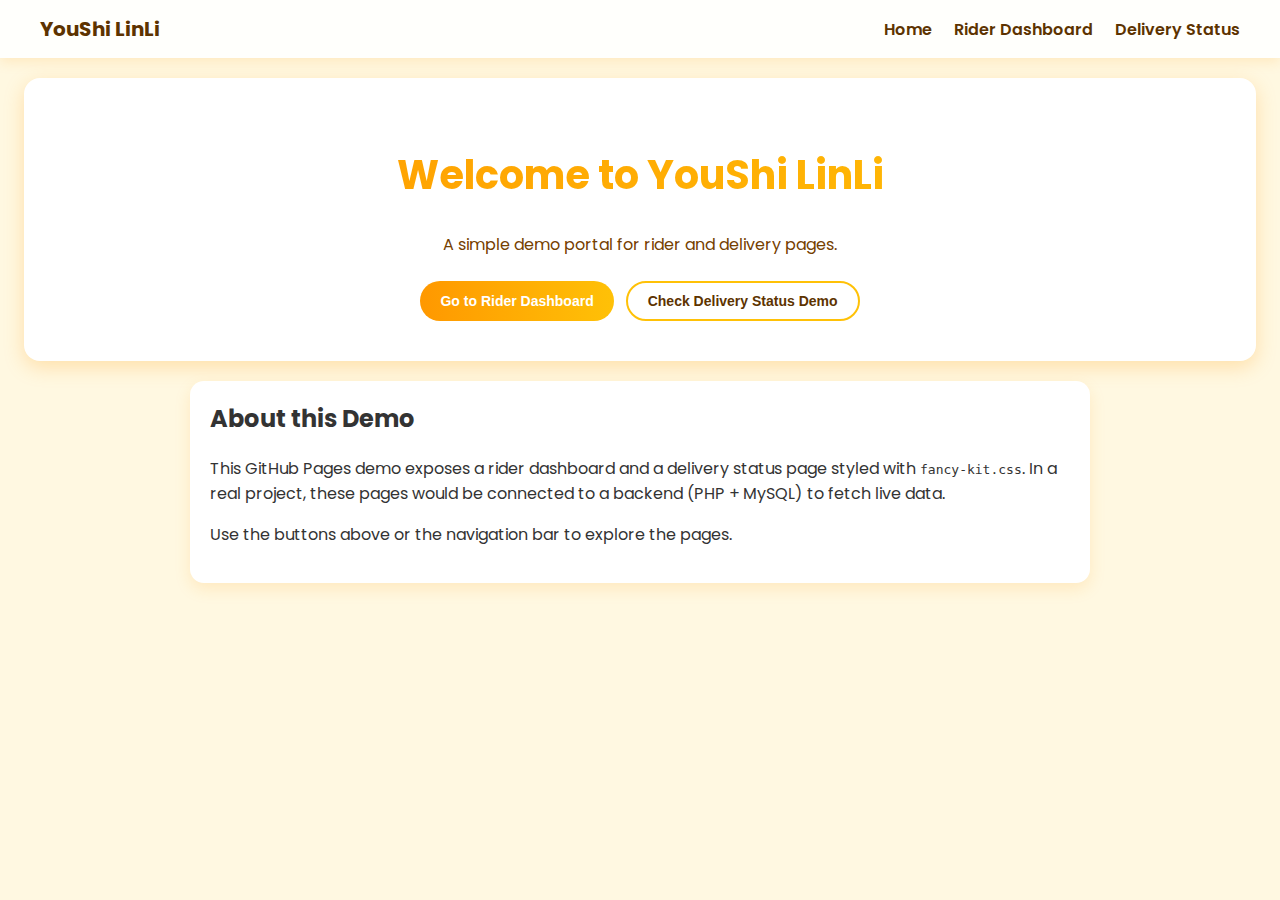
<file: docs/index.html>
<!DOCTYPE html>
<html lang="en">
<head>
    <meta charset="UTF-8" />
    <meta name="viewport" content="width=device-width, initial-scale=1.0" />
    <title>YouShi LinLi - Rider Portal</title>
    <link rel="stylesheet" href="fancy-kit.css" />
</head>
<body>
    <header class="header-classic">
        <div class="header-logo">YouShi LinLi</div>
        <nav class="nav-links">
            <a href="index.html">Home</a>
            <a href="rider_dashboard.html">Rider Dashboard</a>
            <a href="delivery_status.html">Delivery Status</a>
        </nav>
    </header>

    <section class="header-card fade">
        <h1 class="hero-title">Welcome to YouShi LinLi</h1>
        <p class="hero-subtitle">A simple demo portal for rider and delivery pages.</p>
        <div style="margin-top: 24px; display: flex; justify-content: center; gap: 12px; flex-wrap: wrap;">
            <button class="btn btn-yellow" onclick="location.href='rider_dashboard.html'">Go to Rider Dashboard</button>
            <button class="btn btn-outline" onclick="location.href='delivery_status.html'">Check Delivery Status Demo</button>
        </div>
    </section>

    <main style="width: 90%; max-width: 900px; margin: 0 auto 40px auto;">
        <div class="card fade">
            <h2 style="margin-top:0;">About this Demo</h2>
            <p>
                This GitHub Pages demo exposes a rider dashboard and a delivery status
                page styled with <code>fancy-kit.css</code>. In a real project, these
                pages would be connected to a backend (PHP + MySQL) to fetch live data.
            </p>
            <p>
                Use the buttons above or the navigation bar to explore the pages.
            </p>
        </div>
    </main>
</body>
</html>
</file>
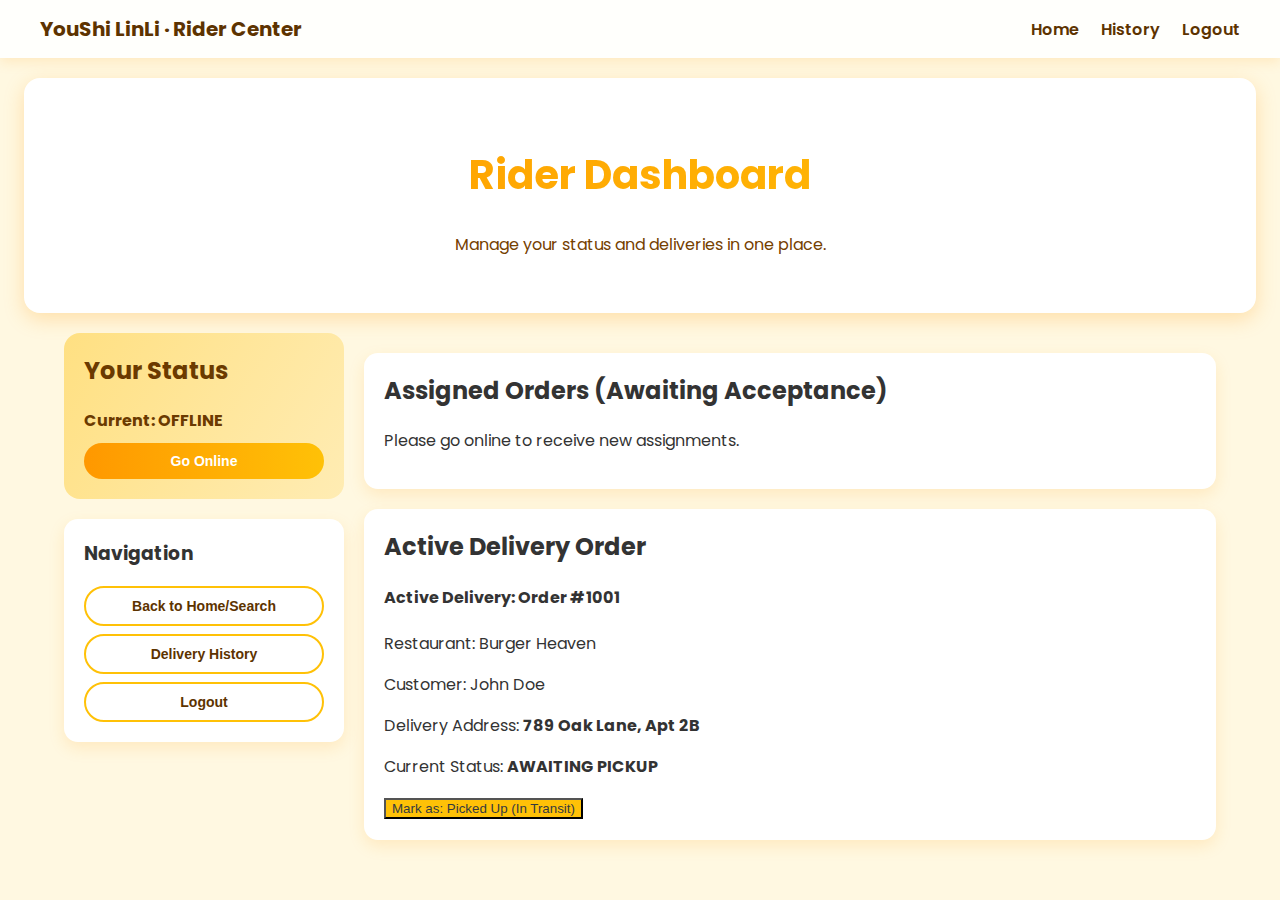
<file: project/index.html>
<!DOCTYPE html>
<html lang="en">
<head>
    <meta charset="UTF-8">
    <meta name="viewport" content="width=device-width, initial-scale=1.0">
    <title>Rider Dashboard - YouShi LinLi</title>
    <link rel="stylesheet" href="../project/fancy-kit.css">
</head>
<body>
    <header class="header-classic">
        <div class="header-logo">YouShi LinLi · Rider Center</div>
        <nav class="nav-links">
            <a href="index.html">Home</a>
            <a href="rider_history.html">History</a>
            <a href="login.html">Logout</a>
        </nav>
    </header>

    <section class="header-card fade">
        <h1 class="hero-title">Rider Dashboard</h1>
        <p class="hero-subtitle">Manage your status and deliveries in one place.</p>
    </section>

    <main style="width: 90%; margin: 0 auto; display: flex; gap: 20px; align-items: flex-start;">
        <aside style="flex: 0 0 280px;">
            <div class="card-info fade">
                <h2 style="margin-top:0;">Your Status</h2>
                <p id="rider-status-display" class="" style="margin: 10px 0; font-weight: 700;">Current: Offline</p>
                <button id="toggle-status-btn" class="btn btn-yellow" style="width: 100%;" onclick="toggleRiderStatus()">
                    Go Online
                </button>
            </div>

            <div class="card fade" style="margin-top: 20px;">
                <h3 style="margin-top:0;">Navigation</h3>
                <button class="btn btn-outline" style="width: 100%; margin-bottom: 8px;" onclick="location.href='index.html'">Back to Home/Search</button>
                <button class="btn btn-outline" style="width: 100%; margin-bottom: 8px;" onclick="location.href='rider_history.html'">Delivery History</button>
                <button class="btn btn-outline" style="width: 100%;" onclick="location.href='login.html'">Logout</button>
            </div>
        </aside>

        <section style="flex: 1 1 auto;">
            <div class="card fade">
                <h2 style="margin-top:0;">Assigned Orders (Awaiting Acceptance)</h2>
                <div id="assigned-orders-list">
                    <p>No new orders assigned.</p>
                </div>
            </div>

            <div class="card fade" style="margin-top: 10px;">
                <h2 style="margin-top:0;">Active Delivery Order</h2>
                <div id="active-delivery-order">
                    <p>You currently have no active deliveries.</p>
                </div>
            </div>
        </section>
    </main>

    <script src="scripts/rider_dashboard.js"></script>
</body>
</html>
</file>
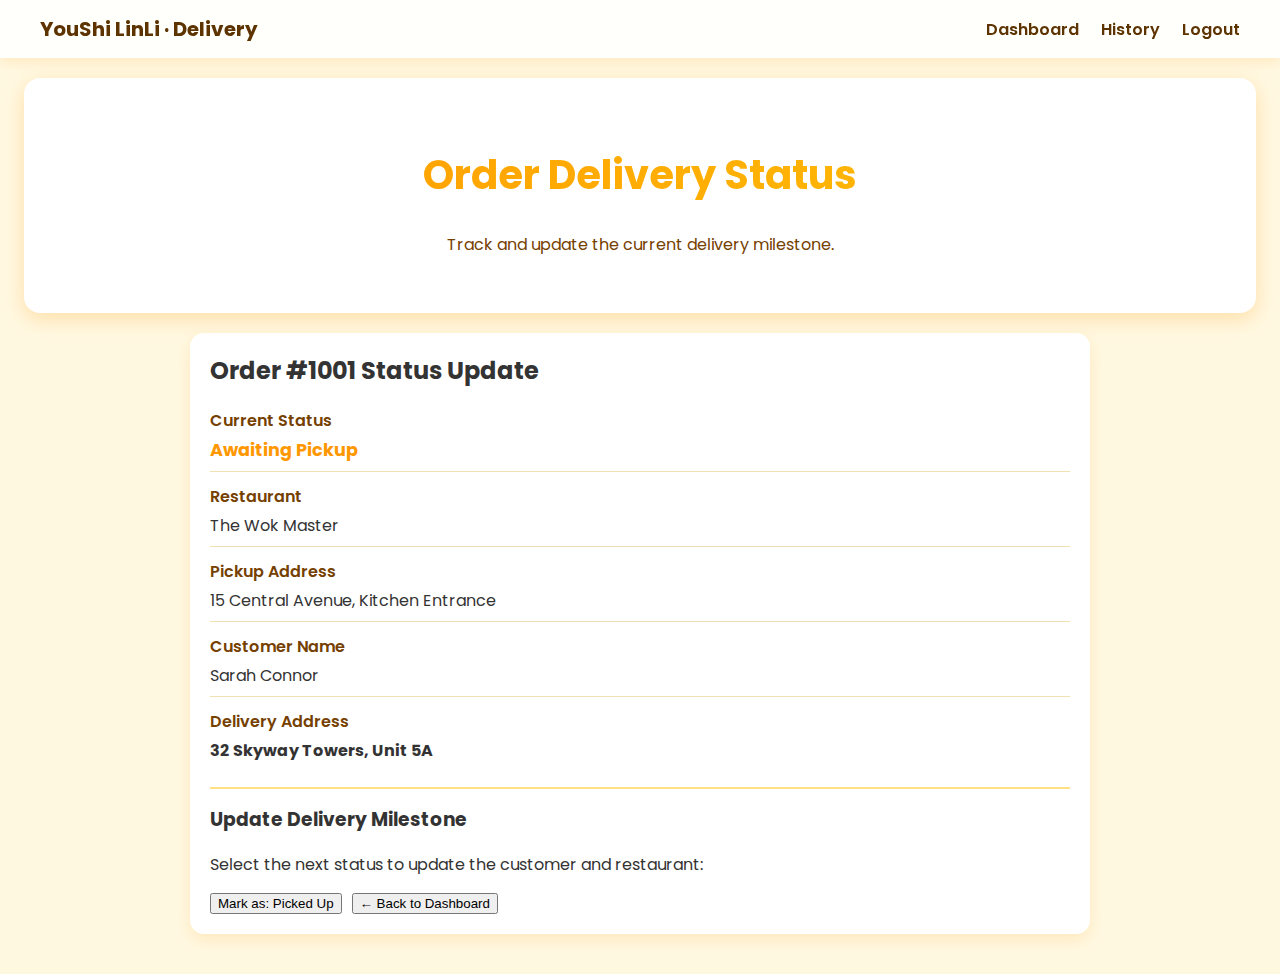
<file: docs/delivery_status.html>
<!DOCTYPE html>
<html lang="en">
<head>
    <meta charset="UTF-8">
    <meta name="viewport" content="width=device-width, initial-scale=1.0">
    <title>Delivery Status Update - Order #</title>
    <link rel="stylesheet" href="fancy-kit.css">
</head>
<body>
    <header class="header-classic">
        <div class="header-logo">YouShi LinLi · Delivery</div>
        <nav class="nav-links">
            <a href="rider_dashboard.html">Dashboard</a>
            <a href="rider_history.html">History</a>
            <a href="login.html">Logout</a>
        </nav>
    </header>

    <section class="header-card fade">
        <h1 class="hero-title">Order Delivery Status</h1>
        <p class="hero-subtitle">Track and update the current delivery milestone.</p>
    </section>

    <main style="width: 90%; max-width: 900px; margin: 0 auto 40px auto;">
        <div class="card fade">
            <h2 id="order-title" style="margin-top: 0;">Loading Order Details...</h2>

            <div id="order-details-section">
                <div class="detail-group" style="margin-bottom: 12px; padding-bottom: 8px; border-bottom: 1px solid #f0e0b2;">
                    <label style="font-weight: 600; color: #754000; display:block; margin-bottom: 4px;">Current Status</label>
                    <span id="current-status" style="font-size: 1.1em; color: #ff9800; font-weight: 700;">---</span>
                </div>
                <div class="detail-group" style="margin-bottom: 12px; padding-bottom: 8px; border-bottom: 1px solid #f0e0b2;">
                    <label style="font-weight: 600; color: #754000; display:block; margin-bottom: 4px;">Restaurant</label>
                    <span id="restaurant-name">---</span>
                </div>
                <div class="detail-group" style="margin-bottom: 12px; padding-bottom: 8px; border-bottom: 1px solid #f0e0b2;">
                    <label style="font-weight: 600; color: #754000; display:block; margin-bottom: 4px;">Pickup Address</label>
                    <span id="pickup-address">---</span>
                </div>
                <div class="detail-group" style="margin-bottom: 12px; padding-bottom: 8px; border-bottom: 1px solid #f0e0b2;">
                    <label style="font-weight: 600; color: #754000; display:block; margin-bottom: 4px;">Customer Name</label>
                    <span id="customer-name">---</span>
                </div>
                <div class="detail-group" style="margin-bottom: 4px;">
                    <label style="font-weight: 600; color: #754000; display:block; margin-bottom: 4px;">Delivery Address</label>
                    <span id="delivery-address" style="font-weight: 700;">---</span>
                </div>
            </div>

            <div class="status-update-section" style="margin-top: 24px; padding-top: 16px; border-top: 2px solid #ffe082;">
                <h3 style="margin-top:0;">Update Delivery Milestone</h3>
                <p>Select the next status to update the customer and restaurant:</p>
                <div id="status-buttons" style="display:flex; flex-wrap:wrap; gap:10px;">
                    <button class="btn btn-outline" onclick="window.location.href='rider_dashboard.html'">← Back to Dashboard</button>
                </div>
            </div>
        </div>
    </main>

    <script src="scripts/delivery_status.js"></script>
</body>
</html>
</file>
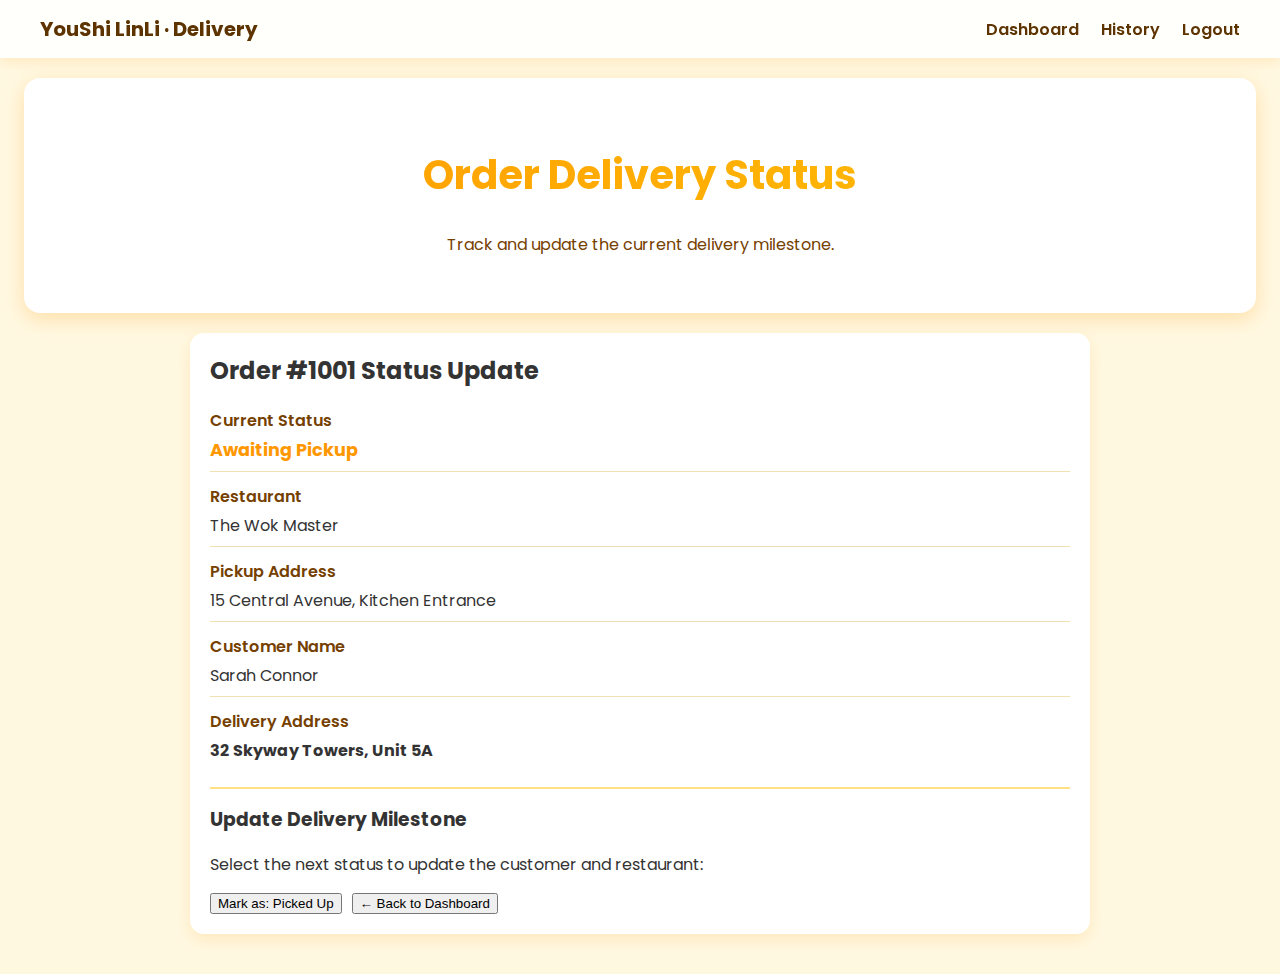
<file: project/delivery_status.html>
<!DOCTYPE html>
<html lang="en">
<head>
    <meta charset="UTF-8">
    <meta name="viewport" content="width=device-width, initial-scale=1.0">
    <title>Delivery Status Update - Order #</title>
    <link rel="stylesheet" href="../project/fancy-kit.css">
</head>
<body>
    <header class="header-classic">
        <div class="header-logo">YouShi LinLi · Delivery</div>
        <nav class="nav-links">
            <a href="rider_dashboard.html">Dashboard</a>
            <a href="rider_history.html">History</a>
            <a href="login.html">Logout</a>
        </nav>
    </header>

    <section class="header-card fade">
        <h1 class="hero-title">Order Delivery Status</h1>
        <p class="hero-subtitle">Track and update the current delivery milestone.</p>
    </section>

    <main style="width: 90%; max-width: 900px; margin: 0 auto 40px auto;">
        <div class="card fade">
            <h2 id="order-title" style="margin-top: 0;">Loading Order Details...</h2>

            <div id="order-details-section">
                <div class="detail-group" style="margin-bottom: 12px; padding-bottom: 8px; border-bottom: 1px solid #f0e0b2;">
                    <label style="font-weight: 600; color: #754000; display:block; margin-bottom: 4px;">Current Status</label>
                    <span id="current-status" style="font-size: 1.1em; color: #ff9800; font-weight: 700;">---</span>
                </div>
                <div class="detail-group" style="margin-bottom: 12px; padding-bottom: 8px; border-bottom: 1px solid #f0e0b2;">
                    <label style="font-weight: 600; color: #754000; display:block; margin-bottom: 4px;">Restaurant</label>
                    <span id="restaurant-name">---</span>
                </div>
                <div class="detail-group" style="margin-bottom: 12px; padding-bottom: 8px; border-bottom: 1px solid #f0e0b2;">
                    <label style="font-weight: 600; color: #754000; display:block; margin-bottom: 4px;">Pickup Address</label>
                    <span id="pickup-address">---</span>
                </div>
                <div class="detail-group" style="margin-bottom: 12px; padding-bottom: 8px; border-bottom: 1px solid #f0e0b2;">
                    <label style="font-weight: 600; color: #754000; display:block; margin-bottom: 4px;">Customer Name</label>
                    <span id="customer-name">---</span>
                </div>
                <div class="detail-group" style="margin-bottom: 4px;">
                    <label style="font-weight: 600; color: #754000; display:block; margin-bottom: 4px;">Delivery Address</label>
                    <span id="delivery-address" style="font-weight: 700;">---</span>
                </div>
            </div>

            <div class="status-update-section" style="margin-top: 24px; padding-top: 16px; border-top: 2px solid #ffe082;">
                <h3 style="margin-top:0;">Update Delivery Milestone</h3>
                <p>Select the next status to update the customer and restaurant:</p>
                <div id="status-buttons" style="display:flex; flex-wrap:wrap; gap:10px;">
                    <button class="btn btn-outline" onclick="window.location.href='rider_dashboard.html'">← Back to Dashboard</button>
                </div>
            </div>
        </div>
    </main>

    <script src="scripts/delivery_status.js"></script>
</body>
</html>
</file>
<file: docs/fancy-kit.css>
@import url('https://fonts.googleapis.com/css2?family=Poppins:wght@300;400;600;700&display=swap');

:root {
    --yellow: #FFC107;
    --yellow-dark: #FF9800;
    --yellow-light: #FFECB3;
    --brown-dark: #5d3300;
    --bg: #FFF8E1;
}

/* === GLOBAL STYLE === */
body {
    margin: 0;
    padding: 0;
    background: var(--bg);
    font-family: 'Poppins', sans-serif;
    color: #333;
}

/* Simple fade animation */
.fade {
    animation: fadeIn 1.2s ease;
}
@keyframes fadeIn {
    from {opacity:0; transform: translateY(10px);}
    to {opacity:1; transform: translateY(0);}
}

/* === HEADER / NAV BAR === */
.header-classic {
    background: rgba(255,255,255,0.9);
    padding: 14px 40px;
    display: flex;
    justify-content: space-between;
    align-items: center;
    box-shadow: 0 4px 12px rgba(255,152,0,0.15);
    position: sticky;
    top: 0;
    z-index: 10;
}

.header-logo {
    color: var(--brown-dark);
    font-size: 20px;
    font-weight: 700;
}

.nav-links a {
    margin-left: 18px;
    color: var(--brown-dark);
    text-decoration: none;
    font-weight: 600;
}
.nav-links a:hover {
    color: var(--yellow-dark);
}

/* card header style */
.header-card {
    margin: 20px auto;
    width: 90%;
    background: white;
    padding: 40px;
    border-radius: 16px;
    box-shadow: 0 6px 20px rgba(255,152,0,0.25);
    text-align: center;
}

/* Hero Section */
.hero-area {
    padding: 80px 20px;
    text-align: center;
    background: linear-gradient(180deg, #FFF3CD, #FFE082);
}
.hero-title {
    font-size: 40px;
    font-weight: 700;
    background: linear-gradient(90deg, var(--yellow-dark), var(--yellow));
    -webkit-background-clip: text;
    color: transparent;
}
.hero-subtitle {
    color: #754000;
    margin-top: 10px;
}

/* === BUTTONS === */
.btn {
    padding: 10px 20px;
    border-radius: 25px;
    border: none;
    font-size: 14px;
    font-weight: 600;
    cursor: pointer;
    transition: 0.25s;
}

/* solid button */
.btn-yellow {
    background: linear-gradient(90deg, var(--yellow-dark), var(--yellow));
    color: white;
}
.btn-yellow:hover {
    transform: translateY(-3px);
    box-shadow: 0 6px 16px rgba(255,152,0,0.3);
}

/* outline button */
.btn-outline {
    background: transparent;
    border: 2px solid var(--yellow);
    color: var(--brown-dark);
}
.btn-outline:hover {
    background: var(--yellow-light);
}

/* rounded icon button */
.btn-round {
    width: 45px;
    height: 45px;
    border-radius: 50%;
    background: var(--yellow);
    display: flex;
    justify-content: center;
    align-items: center;
    color: white;
    font-size: 20px;
}

/* banner button */
.btn-banner {
    display: block;
    width: 100%;
    padding: 16px;
    background: var(--yellow);
    color: white;
    text-align: center;
    border-radius: 10px;
    font-size: 18px;
}

/* === CARD COMPONENTS === */

/* basic card */
.card {
    background: white;
    padding: 20px;
    border-radius: 14px;
    box-shadow: 0 6px 16px rgba(255,152,0,0.15);
    margin: 20px 0;
}

/* restaurant card */
.card-restaurant {
    display: flex;
    background: white;
    padding: 16px;
    border-radius: 14px;
    box-shadow: 0 6px 20px rgba(255,152,0,0.2);
}
.card-restaurant img {
    width: 120px;
    height: 90px;
    border-radius: 12px;
    margin-right: 14px;
}
.card-restaurant-title {
    font-weight: 700;
    font-size: 18px;
}
.card-restaurant-sub {
    color: #777;
}

/* menu food card */
.card-menu {
    width: 200px;
    background: white;
    padding: 14px;
    border-radius: 16px;
    text-align: center;
    box-shadow: 0 4px 12px rgba(255,152,0,0.18);
}
.card-menu img {
    width: 100%;
    border-radius: 12px;
}

/* info card */
.card-info {
    background: linear-gradient(120deg, #FFE082, #FFECB3);
    padding: 20px;
    border-radius: 16px;
    color: #6b3a00;
    font-weight: 600;
}

/* === INPUTS === */
.input-box {
    width: 100%;
    padding: 12px;
    margin: 8px 0;
    border: 1px solid #ddd;
    border-radius: 10px;
    font-size: 14px;
    transition: 0.25s;
}
.input-box:focus {
    border: 1px solid var(--yellow-dark);
    box-shadow: 0 4px 8px rgba(255,152,0,0.25);
}

/* === FLOAT ANIMATION === */
.float {
    animation: floatAnim 3s ease-in-out infinite;
}
@keyframes floatAnim {
    0% {transform: translateY(0);}
    50% {transform: translateY(-6px);}
    100% {transform: translateY(0);}
}
</file>
<file: project/fancy-kit.css>
@import url('https://fonts.googleapis.com/css2?family=Poppins:wght@300;400;600;700&display=swap');

:root {
    --yellow: #FFC107;
    --yellow-dark: #FF9800;
    --yellow-light: #FFECB3;
    --brown-dark: #5d3300;
    --bg: #FFF8E1;
}

/* === GLOBAL STYLE === */
body {
    margin: 0;
    padding: 0;
    background: var(--bg);
    font-family: 'Poppins', sans-serif;
    color: #333;
}

/* Simple fade animation */
.fade {
    animation: fadeIn 1.2s ease;
}
@keyframes fadeIn {
    from {opacity:0; transform: translateY(10px);}
    to {opacity:1; transform: translateY(0);}
}

/* === HEADER / NAV BAR === */
.header-classic {
    background: rgba(255,255,255,0.9);
    padding: 14px 40px;
    display: flex;
    justify-content: space-between;
    align-items: center;
    box-shadow: 0 4px 12px rgba(255,152,0,0.15);
    position: sticky;
    top: 0;
    z-index: 10;
}

.header-logo {
    color: var(--brown-dark);
    font-size: 20px;
    font-weight: 700;
}

.nav-links a {
    margin-left: 18px;
    color: var(--brown-dark);
    text-decoration: none;
    font-weight: 600;
}
.nav-links a:hover {
    color: var(--yellow-dark);
}

/* card header style */
.header-card {
    margin: 20px auto;
    width: 90%;
    background: white;
    padding: 40px;
    border-radius: 16px;
    box-shadow: 0 6px 20px rgba(255,152,0,0.25);
    text-align: center;
}

/* Hero Section */
.hero-area {
    padding: 80px 20px;
    text-align: center;
    background: linear-gradient(180deg, #FFF3CD, #FFE082);
}
.hero-title {
    font-size: 40px;
    font-weight: 700;
    background: linear-gradient(90deg, var(--yellow-dark), var(--yellow));
    -webkit-background-clip: text;
    color: transparent;
}
.hero-subtitle {
    color: #754000;
    margin-top: 10px;
}

/* === BUTTONS === */
.btn {
    padding: 10px 20px;
    border-radius: 25px;
    border: none;
    font-size: 14px;
    font-weight: 600;
    cursor: pointer;
    transition: 0.25s;
}

/* solid button */
.btn-yellow {
    background: linear-gradient(90deg, var(--yellow-dark), var(--yellow));
    color: white;
}
.btn-yellow:hover {
    transform: translateY(-3px);
    box-shadow: 0 6px 16px rgba(255,152,0,0.3);
}

/* outline button */
.btn-outline {
    background: transparent;
    border: 2px solid var(--yellow);
    color: var(--brown-dark);
}
.btn-outline:hover {
    background: var(--yellow-light);
}

/* rounded icon button */
.btn-round {
    width: 45px;
    height: 45px;
    border-radius: 50%;
    background: var(--yellow);
    display: flex;
    justify-content: center;
    align-items: center;
    color: white;
    font-size: 20px;
}

/* banner button */
.btn-banner {
    display: block;
    width: 100%;
    padding: 16px;
    background: var(--yellow);
    color: white;
    text-align: center;
    border-radius: 10px;
    font-size: 18px;
}

/* === CARD COMPONENTS === */

/* basic card */
.card {
    background: white;
    padding: 20px;
    border-radius: 14px;
    box-shadow: 0 6px 16px rgba(255,152,0,0.15);
    margin: 20px 0;
}

/* restaurant card */
.card-restaurant {
    display: flex;
    background: white;
    padding: 16px;
    border-radius: 14px;
    box-shadow: 0 6px 20px rgba(255,152,0,0.2);
}
.card-restaurant img {
    width: 120px;
    height: 90px;
    border-radius: 12px;
    margin-right: 14px;
}
.card-restaurant-title {
    font-weight: 700;
    font-size: 18px;
}
.card-restaurant-sub {
    color: #777;
}

/* menu food card */
.card-menu {
    width: 200px;
    background: white;
    padding: 14px;
    border-radius: 16px;
    text-align: center;
    box-shadow: 0 4px 12px rgba(255,152,0,0.18);
}
.card-menu img {
    width: 100%;
    border-radius: 12px;
}

/* info card */
.card-info {
    background: linear-gradient(120deg, #FFE082, #FFECB3);
    padding: 20px;
    border-radius: 16px;
    color: #6b3a00;
    font-weight: 600;
}

/* === INPUTS === */
.input-box {
    width: 100%;
    padding: 12px;
    margin: 8px 0;
    border: 1px solid #ddd;
    border-radius: 10px;
    font-size: 14px;
    transition: 0.25s;
}
.input-box:focus {
    border: 1px solid var(--yellow-dark);
    box-shadow: 0 4px 8px rgba(255,152,0,0.25);
}

/* === FLOAT ANIMATION === */
.float {
    animation: floatAnim 3s ease-in-out infinite;
}
@keyframes floatAnim {
    0% {transform: translateY(0);}
    50% {transform: translateY(-6px);}
    100% {transform: translateY(0);}
}
</file>
